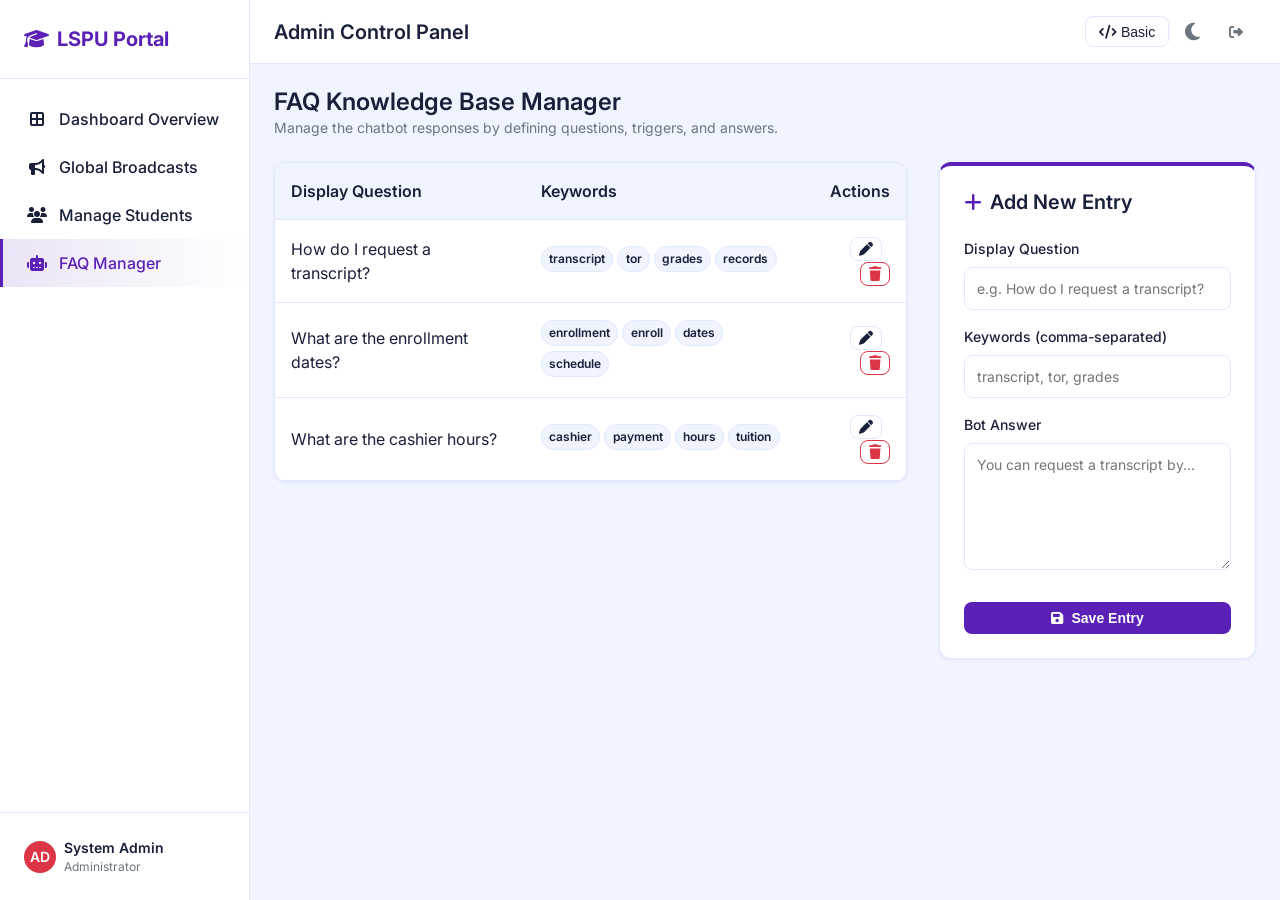
<file: admin-faq.html>
<!DOCTYPE html>
<html lang="en">
<head>
    <meta charset="UTF-8">
    <meta name="viewport" content="width=device-width, initial-scale=1.0">
    <title>FAQ Manager - LSPU Portal</title>
    <link rel="stylesheet" href="style.css">
    <link rel="stylesheet" href="https://cdnjs.cloudflare.com/ajax/libs/font-awesome/6.4.0/css/all.min.css">
</head>
<body>
    <div class="dashboard-layout">
        <div class="sidebar-overlay" id="sidebarOverlay"></div>

        <!-- Side Navigation -->
        <aside class="sidebar" id="sidebar">
            <div class="logo-container">
                <i class="fa-solid fa-graduation-cap"></i> LSPU Portal
            </div>
            <nav style="padding: 1rem 0; flex: 1;">
                <a href="admin.html" class="nav-link">
                    <span class="nav-icon"><i class="fa-solid fa-border-all"></i></span> Dashboard Overview
                </a>
                <a href="#" class="nav-link">
                    <span class="nav-icon"><i class="fa-solid fa-bullhorn"></i></span> Global Broadcasts
                </a>
                <a href="#" class="nav-link">
                    <span class="nav-icon"><i class="fa-solid fa-users"></i></span> Manage Students
                </a>
                <a href="admin-faq.html" class="nav-link active">
                    <span class="nav-icon"><i class="fa-solid fa-robot"></i></span> FAQ Manager
                </a>
            </nav>
            
            <div style="padding: 1.5rem; border-top: 1px solid var(--border-color);">
                <div class="flex items-center gap-2">
                    <div style="width: 32px; height: 32px; background: #dc3545; border-radius: 50%; color: white; display: flex; align-items: center; justify-content: center; font-size: 0.875rem; font-weight: 600;">
                        AD
                    </div>
                    <div>
                        <div style="font-size: 0.875rem; font-weight: 600;">System Admin</div>
                        <div style="font-size: 0.75rem; color: var(--text-muted);">Administrator</div>
                    </div>
                </div>
            </div>
        </aside>

        <!-- Main Content Area -->
        <main class="main-content">
            <!-- Top Header -->
            <header class="top-header">
                <div class="flex items-center">
                    <button class="btn btn-outline" id="mobileMenuToggle" style="margin-right: 1rem; border: none; padding: 0.5rem;">
                        <i class="fa-solid fa-bars" style="font-size: 1.25rem;"></i>
                    </button>
                    <h2 style="font-size: 1.25rem; display: none;" class="desktop-title">Admin Control Panel</h2>
                    <style>@media(min-width: 992px){ .desktop-title { display: block !important; } #mobileMenuToggle { display: none; } }</style>
                </div>
                <div class="flex items-center gap-4"><a href="#" class="theme-toggle" style="font-size: 1.25rem;"><i class="fa-solid fa-moon text-muted"></i></a>
                    <a href="index.html" class="btn btn-outline" style="padding: 0.25rem 0.75rem; border-color: transparent;"><i class="fa-solid fa-right-from-bracket text-muted"></i></a>
                </div>
            </header>

            <!-- Admin Content -->
            <div class="content-area">
                <div class="mb-6">
                    <h1 style="font-size: 1.5rem;">FAQ Knowledge Base Manager</h1>
                    <p class="text-muted" style="font-size: 0.875rem;">Manage the chatbot responses by defining questions, triggers, and answers.</p>
                </div>

                <div class="flex" style="flex-wrap: wrap; gap: 2rem;">
                    
                    <!-- Left: FAQ Table -->
                    <div style="flex: 2; min-width: 300px;">
                        <div class="card" style="padding: 0; overflow: hidden;">
                            <table style="width: 100%; border-collapse: collapse; text-align: left;">
                                <thead style="background-color: var(--bg-color); border-bottom: 1px solid var(--border-color);">
                                    <tr>
                                        <th style="padding: 1rem; font-weight: 600;">Display Question</th>
                                        <th style="padding: 1rem; font-weight: 600;">Keywords</th>
                                        <th style="padding: 1rem; font-weight: 600; text-align: right;">Actions</th>
                                    </tr>
                                </thead>
                                <tbody id="faqTableBody">
                                    <!-- Injected by admin-faq.js -->
                                </tbody>
                            </table>
                        </div>
                    </div>

                    <!-- Right: Add FAQ Form -->
                    <div style="flex: 1; min-width: 300px;">
                        <div class="card" style="border-top: 4px solid var(--primary-color);">
                            <h2 style="font-size: 1.25rem; margin-bottom: 1.5rem;"><i class="fa-solid fa-plus mr-2 text-primary"></i>Add New Entry</h2>
                            
                            <form id="faqForm">
                                <div class="form-group">
                                    <label class="form-label" for="faqQuestion">Display Question</label>
                                    <input type="text" id="faqQuestion" class="form-control" placeholder="e.g. How do I request a transcript?" required>
                                </div>
                                <div class="form-group">
                                    <label class="form-label" for="faqKeywords">Keywords (comma-separated)</label>
                                    <input type="text" id="faqKeywords" class="form-control" placeholder="transcript, tor, grades" required>
                                </div>
                                <div class="form-group">
                                    <label class="form-label" for="faqAnswer">Bot Answer</label>
                                    <textarea id="faqAnswer" class="form-control" rows="5" placeholder="You can request a transcript by..." required style="resize: vertical;"></textarea>
                                </div>
                                <button type="submit" class="btn btn-primary btn-block mt-4"><i class="fa-solid fa-save mr-2"></i>Save Entry</button>
                            </form>
                        </div>
                    </div>

                </div>
            </div>
        </main>
    </div>

    <script src="admin-faq.js"></script>
<script src="theme.js"></script>
<script src="notifications.js"></script>
<script src="basic-mode.js"></script>
<script src="page-loading-bar.js"></script>
</body>
</html>
</file>
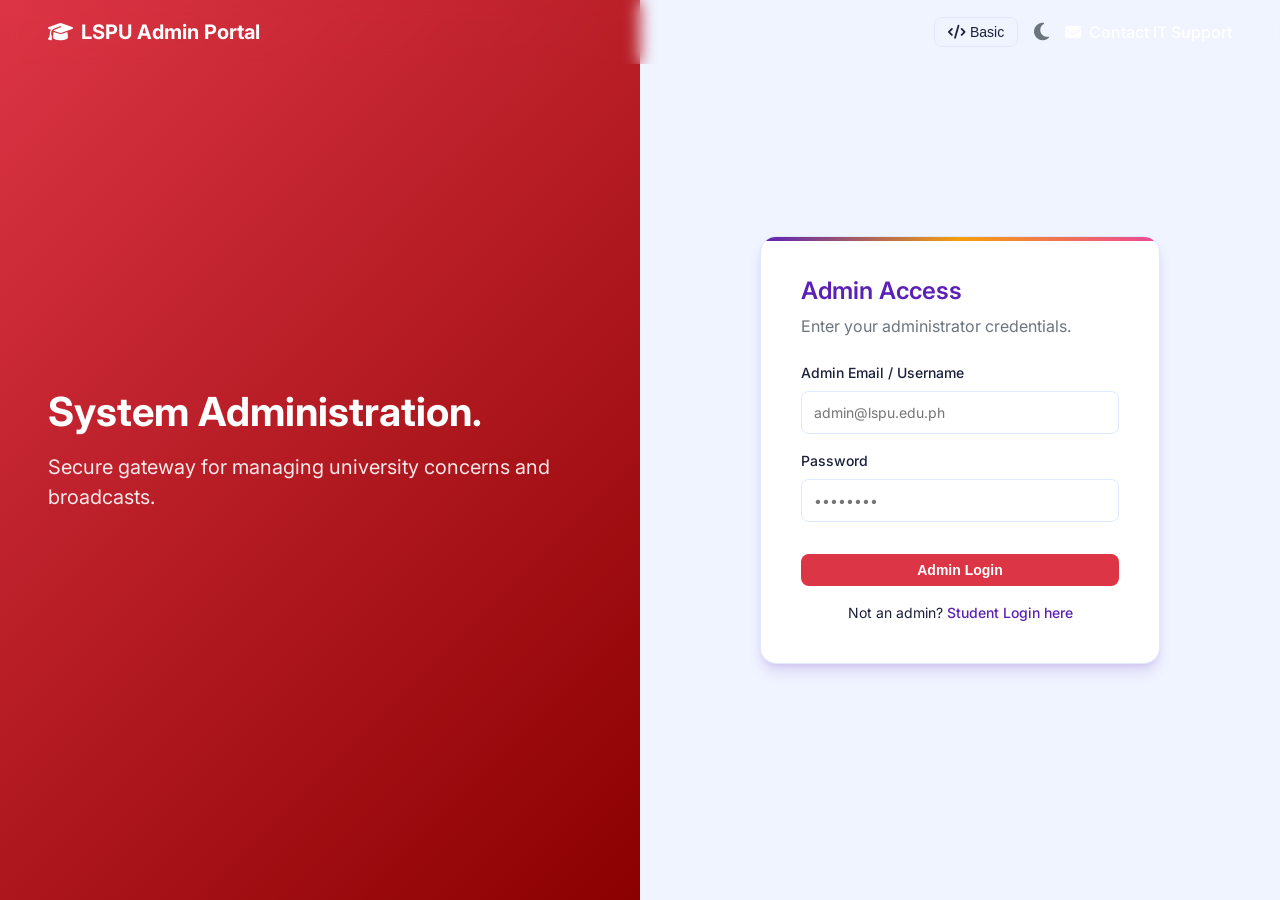
<file: admin-login.html>
<!DOCTYPE html>
<html lang="en">
<head>
    <meta charset="UTF-8">
    <meta name="viewport" content="width=device-width, initial-scale=1.0">
    <title>Admin Login - LSPU Portal</title>
    <link rel="stylesheet" href="style.css">
    <link rel="stylesheet" href="https://cdnjs.cloudflare.com/ajax/libs/font-awesome/6.4.0/css/all.min.css">
</head>
<body>
    <header class="top-header" style="position: absolute; width: 100%; background: transparent; border: none; z-index: 10;">
        <div class="logo-container" style="color: white; border: none;">
            <i class="fa-solid fa-graduation-cap"></i> LSPU Admin Portal
        </div>
        <div style="padding-right: 1.5rem; display: flex; gap: 1rem; align-items: center;"><a href="#" class="theme-toggle" style="color: white; font-size: 1.25rem;"><i class="fa-solid fa-moon"></i></a>
            <a href="#" style="color: white; font-weight: 500;"><i class="fa-solid fa-envelope mr-2"></i>Contact IT Support</a>
        </div>
    </header>

    <main class="split-screen">
        <!-- Left Side: Branding -->
        <section class="split-left" style="background: linear-gradient(135deg, #dc3545 0%, #8b0000 100%);">
            <h1 class="brand-title" style="color: white;">System Administration.</h1>
            <p class="brand-subtitle">Secure gateway for managing university concerns and broadcasts.</p>
        </section>

        <!-- Right Side: Authentication -->
        <section class="split-right">
            <div class="auth-container" id="adminLoginForm">
                <h2 class="mb-2 text-primary">Admin Access</h2>
                <p class="text-muted mb-6">Enter your administrator credentials.</p>
                
                <form id="formAdminLogin">
                    <div class="form-group">
                        <label class="form-label" for="adminEmail">Admin Email / Username</label>
                        <input type="text" id="adminEmail" class="form-control" placeholder="admin@lspu.edu.ph" required>
                    </div>
                    <div class="form-group">
                        <label class="form-label mb-0" for="adminPassword">Password</label>
                        <input type="password" id="adminPassword" class="form-control mt-1" placeholder="••••••••" required>
                    </div>
                    
                    <button type="submit" class="btn btn-primary btn-block mt-4" style="background-color: #dc3545;">Admin Login</button>
                </form>

                <div class="text-center mt-4" style="font-size: 0.875rem;">
                    Not an admin? <a href="index.html" class="toggle-link" style="text-decoration: none;">Student Login here</a>
                </div>
            </div>
        </section>
    </main>

    <script src="admin-login.js"></script>
<script src="theme.js"></script>
<script src="notifications.js"></script>
<script src="basic-mode.js"></script>
<script src="page-loading-bar.js"></script>
</body>
</html>
</file>
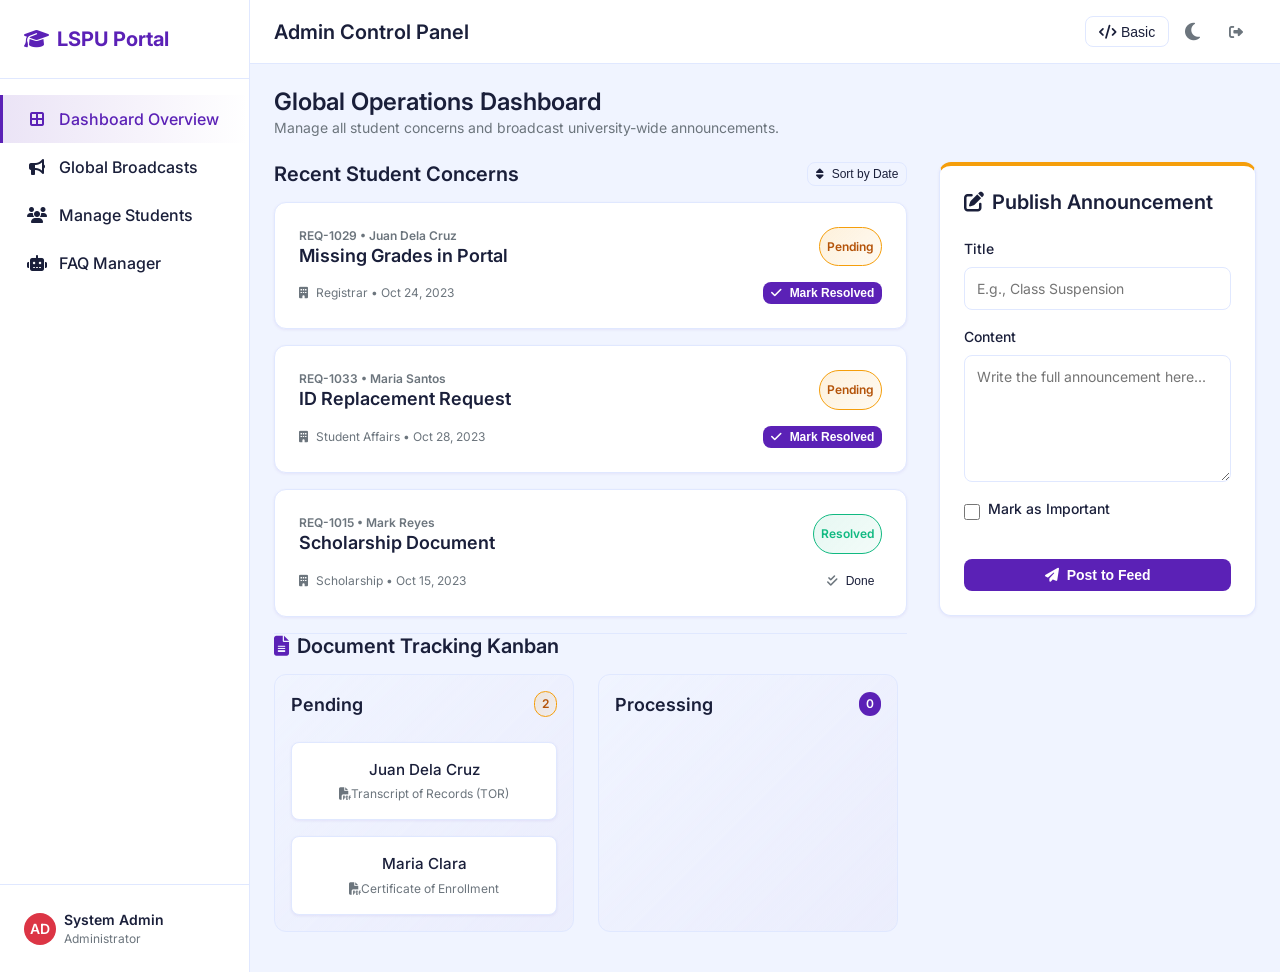
<file: admin.html>
<!DOCTYPE html>
<html lang="en">
<head>
    <meta charset="UTF-8">
    <meta name="viewport" content="width=device-width, initial-scale=1.0">
    <title>Admin Panel - LSPU Portal</title>
    <link rel="stylesheet" href="style.css">
    <link rel="stylesheet" href="https://cdnjs.cloudflare.com/ajax/libs/font-awesome/6.4.0/css/all.min.css">
</head>
<body>
    <div class="dashboard-layout">
        <div class="sidebar-overlay" id="sidebarOverlay"></div>

        <!-- Side Navigation -->
        <aside class="sidebar" id="sidebar">
            <div class="logo-container">
                <i class="fa-solid fa-graduation-cap"></i> LSPU Portal
            </div>
            <nav style="padding: 1rem 0; flex: 1;">
                <a href="admin.html" class="nav-link active">
                    <span class="nav-icon"><i class="fa-solid fa-border-all"></i></span> Dashboard Overview
                </a>
                <a href="#" class="nav-link">
                    <span class="nav-icon"><i class="fa-solid fa-bullhorn"></i></span> Global Broadcasts
                </a>
                <a href="#" class="nav-link">
                    <span class="nav-icon"><i class="fa-solid fa-users"></i></span> Manage Students
                </a>
                <a href="admin-faq.html" class="nav-link">
                    <span class="nav-icon"><i class="fa-solid fa-robot"></i></span> FAQ Manager
                </a>
            </nav>
            
            <div style="padding: 1.5rem; border-top: 1px solid var(--border-color);">
                <div class="flex items-center gap-2">
                    <div style="width: 32px; height: 32px; background: #dc3545; border-radius: 50%; color: white; display: flex; align-items: center; justify-content: center; font-size: 0.875rem; font-weight: 600;">
                        AD
                    </div>
                    <div>
                        <div style="font-size: 0.875rem; font-weight: 600;">System Admin</div>
                        <div style="font-size: 0.75rem; color: var(--text-muted);">Administrator</div>
                    </div>
                </div>
            </div>
        </aside>

        <!-- Main Content Area -->
        <main class="main-content">
            <!-- Top Header -->
            <header class="top-header">
                <div class="flex items-center">
                    <button class="btn btn-outline" id="mobileMenuToggle" style="margin-right: 1rem; border: none; padding: 0.5rem;">
                        <i class="fa-solid fa-bars" style="font-size: 1.25rem;"></i>
                    </button>
                    <h2 style="font-size: 1.25rem; display: none;" class="desktop-title">Admin Control Panel</h2>
                    <style>@media(min-width: 992px){ .desktop-title { display: block !important; } #mobileMenuToggle { display: none; } }</style>
                </div>
                <div class="flex items-center gap-4"><a href="#" class="theme-toggle" style="font-size: 1.25rem;"><i class="fa-solid fa-moon text-muted"></i></a>
                    <a href="index.html" class="btn btn-outline" style="padding: 0.25rem 0.75rem; border-color: transparent;"><i class="fa-solid fa-right-from-bracket text-muted"></i></a>
                </div>
            </header>

            <!-- Admin Content -->
            <div class="content-area">
                <div class="mb-6">
                    <h1 style="font-size: 1.5rem;">Global Operations Dashboard</h1>
                    <p class="text-muted" style="font-size: 0.875rem;">Manage all student concerns and broadcast university-wide announcements.</p>
                </div>

                <div class="flex" style="flex-wrap: wrap; gap: 2rem;">
                    
                    <!-- Left: Global Concerns View -->
                    <div style="flex: 2; min-width: 300px;">
                        <div class="flex items-center justify-between mb-4">
                            <h2 style="font-size: 1.25rem;">Recent Student Concerns</h2>
                            <button class="btn btn-outline btn-sm" style="padding: 0.25rem 0.5rem; font-size: 0.75rem;"><i class="fa-solid fa-sort mr-2"></i>Sort by Date</button>
                        </div>
                        <div id="adminConcernsGrid">
                            <!-- Injected by admin.js -->
                        </div>

                        <!-- NEW: Document Requests Kanban -->
                        <div class="mt-6 pt-4" style="border-top: 1px solid var(--border-color);">
                            <h2 style="font-size: 1.25rem; margin-bottom: 1rem;"><i class="fa-solid fa-file-lines text-primary mr-2"></i>Document Tracking Kanban</h2>
                            <div class="kanban-board" id="kanbanBoard">
                                
                                <!-- Pending Col -->
                                <div class="kanban-col drop-zone" data-status="pending">
                                    <div class="kanban-header">Pending <span class="badge badge-pending">2</span></div>
                                    <div class="kanban-card" draggable="true" data-id="doc-1">
                                        <div style="font-weight: 500; font-size: 0.95rem;">Juan Dela Cruz</div>
                                        <div class="text-muted mt-1" style="font-size: 0.75rem;"><i class="fa-solid fa-file-pdf mr-1"></i>Transcript of Records (TOR)</div>
                                    </div>
                                    <div class="kanban-card" draggable="true" data-id="doc-2">
                                        <div style="font-weight: 500; font-size: 0.95rem;">Maria Clara</div>
                                        <div class="text-muted mt-1" style="font-size: 0.75rem;"><i class="fa-solid fa-file-pdf mr-1"></i>Certificate of Enrollment</div>
                                    </div>
                                </div>
                                
                                <!-- Processing Col -->
                                <div class="kanban-col drop-zone" data-status="processing">
                                    <div class="kanban-header">Processing <span class="badge" style="background-color: var(--primary-color); color: white;">0</span></div>
                                    <!-- Empty state -->
                                </div>

                                <!-- Ready Col -->
                                <div class="kanban-col drop-zone" data-status="ready">
                                    <div class="kanban-header">Ready <span class="badge" style="background-color: #198754; color: white;">1</span></div>
                                    <div class="kanban-card" draggable="true" data-id="doc-3">
                                        <div style="font-weight: 500; font-size: 0.95rem;">Jose Rizal</div>
                                        <div class="text-muted mt-1" style="font-size: 0.75rem;"><i class="fa-solid fa-file-pdf mr-1"></i>Good Moral Character</div>
                                    </div>
                                </div>

                            </div>
                        </div>
                    </div>

                    <!-- Right: Create Announcement Form -->
                    <div style="flex: 1; min-width: 300px;">
                        <div class="card" style="background-color: var(--surface-color); border-top: 4px solid var(--accent-color);">
                            <h2 style="font-size: 1.25rem; margin-bottom: 1.5rem;"><i class="fa-solid fa-pen-to-square mr-2 text-accent"></i>Publish Announcement</h2>
                            
                            <form id="announcementForm">
                                <div class="form-group">
                                    <label class="form-label" for="annTitle">Title</label>
                                    <input type="text" id="annTitle" class="form-control" placeholder="E.g., Class Suspension" required>
                                </div>
                                <div class="form-group">
                                    <label class="form-label" for="annContent">Content</label>
                                    <textarea id="annContent" class="form-control" rows="5" placeholder="Write the full announcement here..." required style="resize: vertical;"></textarea>
                                </div>
                                <div class="form-group flex items-center gap-2">
                                    <input type="checkbox" id="annImportant" style="width: 16px; height: 16px;">
                                    <label class="form-label mb-0" for="annImportant" style="cursor: pointer;">Mark as Important</label>
                                </div>
                                <button type="submit" class="btn btn-primary btn-block mt-4"><i class="fa-solid fa-paper-plane mr-2"></i>Post to Feed</button>
                            </form>
                        </div>
                    </div>

                </div>
            </div>
        </main>
    </div>

    <script src="admin.js"></script>
<script src="theme.js"></script>
<script src="notifications.js"></script>
<script src="basic-mode.js"></script>
<script src="page-loading-bar.js"></script>
</body>
</html>
</file>
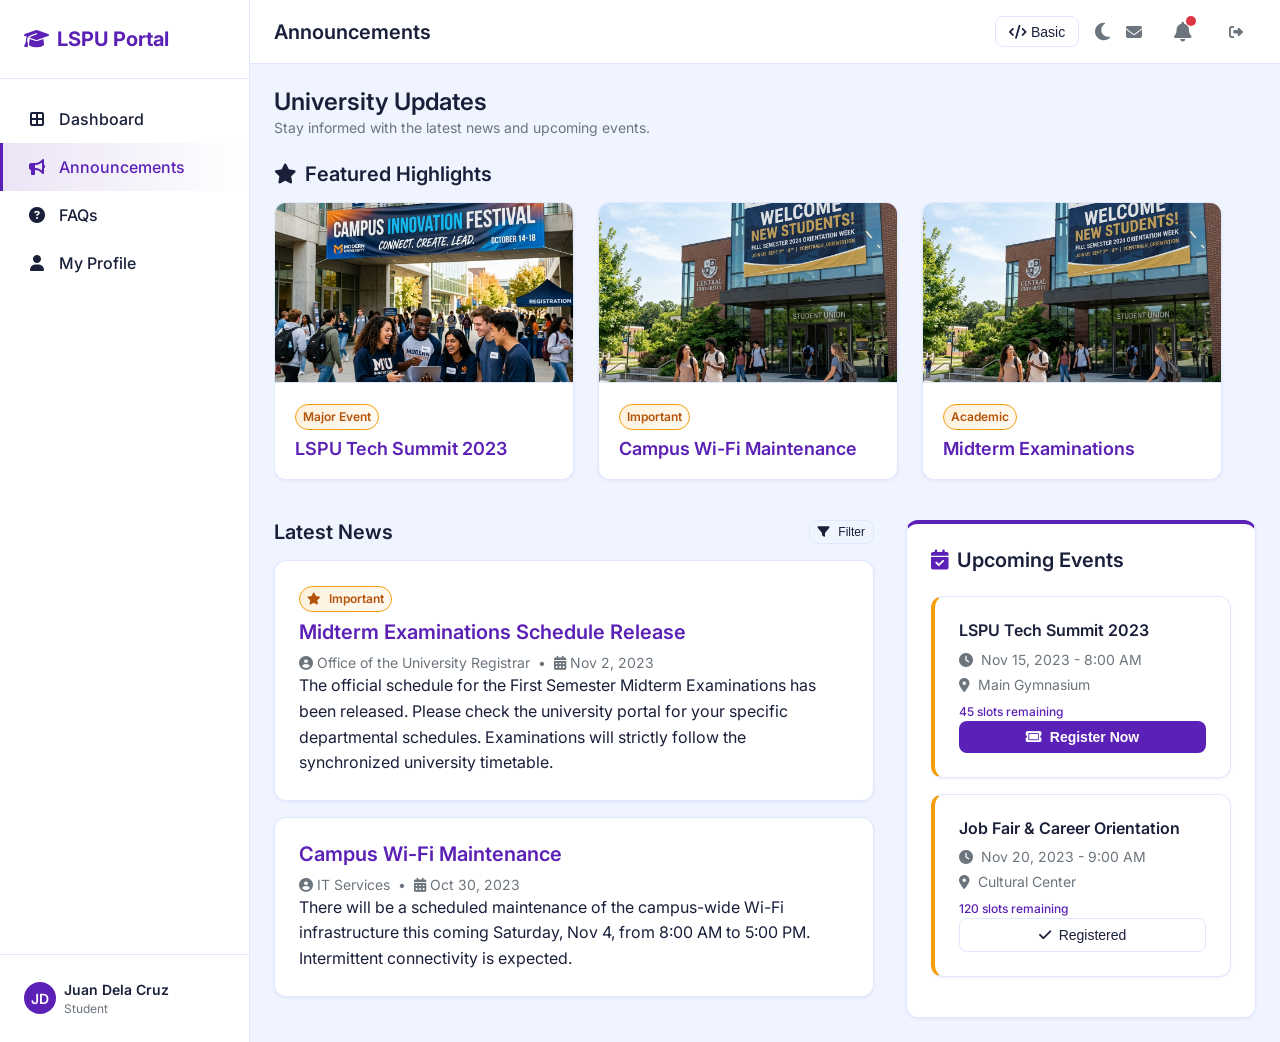
<file: announcements.html>
<!DOCTYPE html>
<html lang="en">
<head>
    <meta charset="UTF-8">
    <meta name="viewport" content="width=device-width, initial-scale=1.0">
    <title>Announcements & Events - LSPU Portal</title>
    <link rel="stylesheet" href="style.css">
    <link rel="stylesheet" href="https://cdnjs.cloudflare.com/ajax/libs/font-awesome/6.4.0/css/all.min.css">
</head>
<body>
    <div class="dashboard-layout">
        <div class="sidebar-overlay" id="sidebarOverlay"></div>

        <!-- Side Navigation -->
        <aside class="sidebar" id="sidebar">
            <div class="logo-container">
                <i class="fa-solid fa-graduation-cap"></i> LSPU Portal
            </div>
            <nav style="padding: 1rem 0; flex: 1;">
                <a href="dashboard.html" class="nav-link">
                    <span class="nav-icon"><i class="fa-solid fa-border-all"></i></span> Dashboard
                </a>
                <a href="announcements.html" class="nav-link active">
                    <span class="nav-icon"><i class="fa-solid fa-bullhorn"></i></span> Announcements
                </a>
                <a href="chat.html" class="nav-link">
                    <span class="nav-icon"><i class="fa-solid fa-circle-question"></i></span> FAQs
                </a>
                <a href="profile.html" class="nav-link">
                    <span class="nav-icon"><i class="fa-solid fa-user"></i></span> My Profile
                </a>
                
            </nav>
            
            <div style="padding: 1.5rem; border-top: 1px solid var(--border-color);">
                <div class="flex items-center gap-2">
                    <div style="width: 32px; height: 32px; background: var(--primary-color); border-radius: 50%; color: white; display: flex; align-items: center; justify-content: center; font-size: 0.875rem; font-weight: 600;">
                        JD
                    </div>
                    <div>
                        <div style="font-size: 0.875rem; font-weight: 600;">Juan Dela Cruz</div>
                        <div style="font-size: 0.75rem; color: var(--text-muted);">Student</div>
                    </div>
                </div>
            </div>
        </aside>

        <!-- Main Content Area -->
        <main class="main-content">
            <!-- Top Header -->
            <header class="top-header">
                <div class="flex items-center">
                    <button class="btn btn-outline" id="mobileMenuToggle" style="margin-right: 1rem; border: none; padding: 0.5rem;">
                        <i class="fa-solid fa-bars" style="font-size: 1.25rem;"></i>
                    </button>
                    <h2 style="font-size: 1.25rem; display: none;" class="desktop-title">Announcements</h2>
                    <style>@media(min-width: 992px){ .desktop-title { display: block !important; } #mobileMenuToggle { display: none; } }</style>
                </div>
                <div class="flex items-center gap-4"><a href="#" class="theme-toggle" style="font-size: 1.25rem;"><i class="fa-solid fa-moon text-muted"></i></a>
                    <a href="#" class="text-muted"><i class="fa-solid fa-envelope mr-2"></i><span style="display:none;" class="hide-mobile">Contact Us</span></a>
                    <style>@media(min-width: 768px){ .hide-mobile { display: inline; } }</style>
                    <a href="#" class="text-muted notification-bell" style="position: relative;"><i class="fa-solid fa-bell" style="font-size: 1.25rem;"></i></a>
                    <a href="index.html" class="btn btn-outline" style="padding: 0.25rem 0.75rem; border-color: transparent;"><i class="fa-solid fa-right-from-bracket text-muted"></i></a>
                </div>
            </header>

            <!-- Announcements Content -->
            <div class="content-area">
                <div class="mb-6">
                    <h1 style="font-size: 1.5rem;">University Updates</h1>
                    <p class="text-muted" style="font-size: 0.875rem;">Stay informed with the latest news and upcoming events.</p>
                </div>

                <!-- Featured Carousel -->
                <div class="mb-6">
                    <h2 style="font-size: 1.25rem; margin-bottom: 1rem;"><i class="fa-solid fa-star text-accent mr-2"></i>Featured Highlights</h2>
                    <div class="carousel-container" id="featuredCarousel">
                        <!-- Injected by announcements.js -->
                    </div>
                </div>

                <div class="flex" style="flex-wrap: wrap; gap: 2rem;">
                    
                    <!-- Left Column: News Feed -->
                    <div style="flex: 1; min-width: 300px;">
                        <div class="flex items-center justify-between mb-4">
                            <h2 style="font-size: 1.25rem;">Latest News</h2>
                            <button class="btn btn-outline btn-sm" style="padding: 0.25rem 0.5rem; font-size: 0.75rem;"><i class="fa-solid fa-filter mr-2"></i>Filter</button>
                        </div>
                        <div id="announcementsFeed">
                            <!-- Injected by announcements.js -->
                        </div>
                    </div>

                    <!-- Right Column: Events & Registration -->
                    <div style="width: 100%; max-width: 350px;">
                        <div class="card bg-surface" style="background-color: var(--surface-color); border-top: 4px solid var(--primary-color);">
                            <h2 style="font-size: 1.25rem; margin-bottom: 1.5rem;"><i class="fa-solid fa-calendar-check mr-2 text-primary"></i>Upcoming Events</h2>
                            
                            <div id="eventsList">
                                <!-- Injected by announcements.js -->
                            </div>
                        </div>
                    </div>

                </div>
            </div>
        </main>
    </div>

    <script src="announcements.js"></script>
<script src="theme.js"></script>
<script src="notifications.js"></script>
<script src="basic-mode.js"></script>
<script src="page-loading-bar.js"></script>
</body>
</html>
</file>
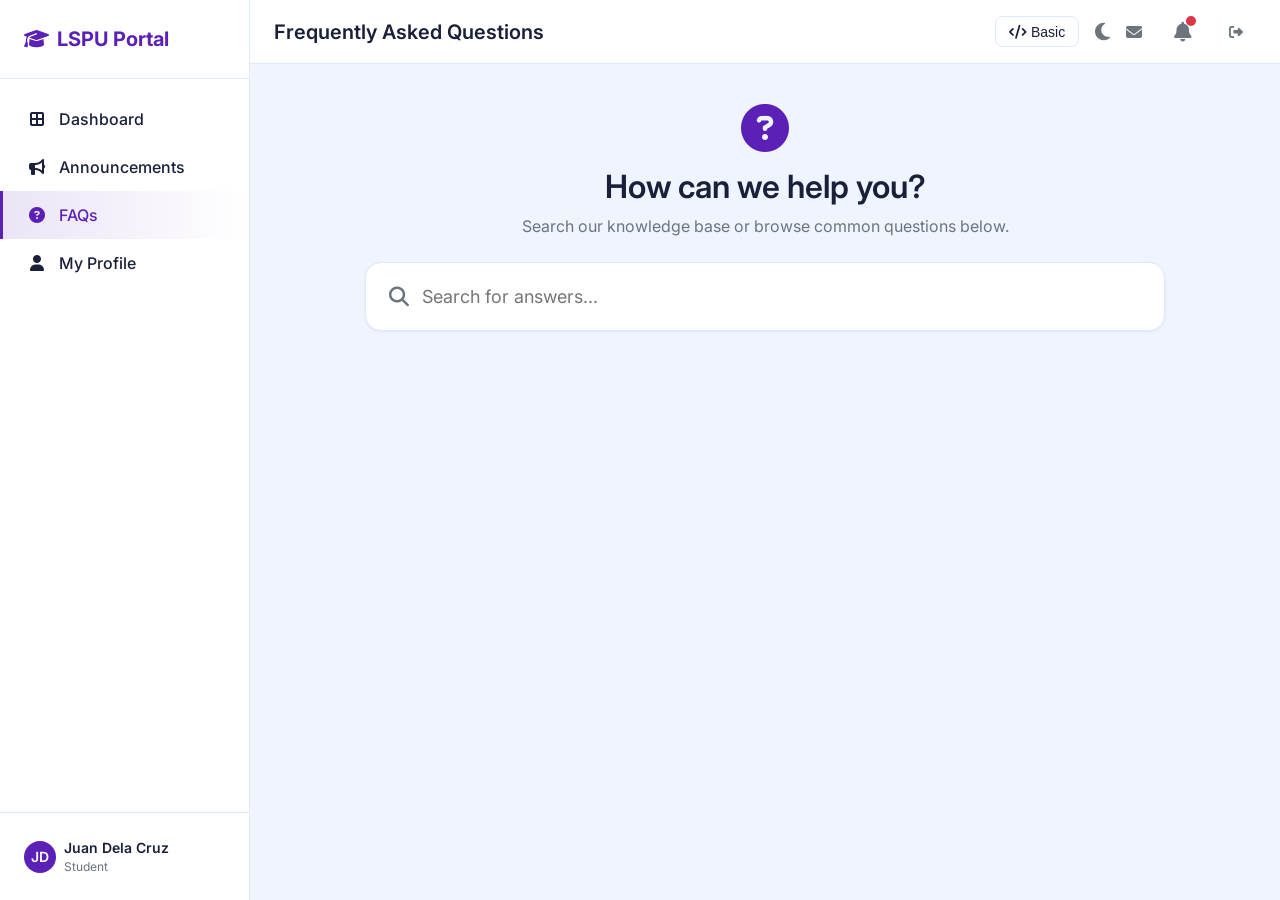
<file: chat.html>
<!DOCTYPE html>
<html lang="en">
<head>
    <meta charset="UTF-8">
    <meta name="viewport" content="width=device-width, initial-scale=1.0">
    <title>FAQs - LSPU Portal</title>
    <link rel="stylesheet" href="style.css">
    <link rel="stylesheet" href="https://cdnjs.cloudflare.com/ajax/libs/font-awesome/6.4.0/css/all.min.css">
</head>
<body>
    <div class="dashboard-layout">
        <div class="sidebar-overlay" id="sidebarOverlay"></div>

        <!-- Side Navigation -->
        <aside class="sidebar" id="sidebar">
            <div class="logo-container">
                <i class="fa-solid fa-graduation-cap"></i> LSPU Portal
            </div>
            <nav style="padding: 1rem 0; flex: 1;">
                <a href="dashboard.html" class="nav-link">
                    <span class="nav-icon"><i class="fa-solid fa-border-all"></i></span> Dashboard
                </a>
                <a href="announcements.html" class="nav-link">
                    <span class="nav-icon"><i class="fa-solid fa-bullhorn"></i></span> Announcements
                </a>
                <a href="chat.html" class="nav-link active">
                    <span class="nav-icon"><i class="fa-solid fa-circle-question"></i></span> FAQs
                </a>
                <a href="profile.html" class="nav-link">
                    <span class="nav-icon"><i class="fa-solid fa-user"></i></span> My Profile
                </a>
                
            </nav>
            
            <div style="padding: 1.5rem; border-top: 1px solid var(--border-color);">
                <div class="flex items-center gap-2">
                    <div style="width: 32px; height: 32px; background: var(--primary-color); border-radius: 50%; color: white; display: flex; align-items: center; justify-content: center; font-size: 0.875rem; font-weight: 600;">
                        JD
                    </div>
                    <div>
                        <div style="font-size: 0.875rem; font-weight: 600;">Juan Dela Cruz</div>
                        <div style="font-size: 0.75rem; color: var(--text-muted);">Student</div>
                    </div>
                </div>
            </div>
        </aside>

        <!-- Main Content Area -->
        <main class="main-content">
            <!-- Top Header -->
            <header class="top-header">
                <div class="flex items-center">
                    <button class="btn btn-outline" id="mobileMenuToggle" style="margin-right: 1rem; border: none; padding: 0.5rem;">
                        <i class="fa-solid fa-bars" style="font-size: 1.25rem;"></i>
                    </button>
                    <h2 style="font-size: 1.25rem; display: none;" class="desktop-title">Frequently Asked Questions</h2>
                    <style>@media(min-width: 992px){ .desktop-title { display: block !important; } #mobileMenuToggle { display: none; } }</style>
                </div>
                <div class="flex items-center gap-4"><a href="#" class="theme-toggle" style="font-size: 1.25rem;"><i class="fa-solid fa-moon text-muted"></i></a>
                    <a href="#" class="text-muted"><i class="fa-solid fa-envelope mr-2"></i><span style="display:none;" class="hide-mobile">Contact Us</span></a>
                    <style>@media(min-width: 768px){ .hide-mobile { display: inline; } }</style>
                    <a href="#" class="text-muted notification-bell" style="position: relative;"><i class="fa-solid fa-bell" style="font-size: 1.25rem;"></i></a>
                    <a href="index.html" class="btn btn-outline" style="padding: 0.25rem 0.75rem; border-color: transparent;"><i class="fa-solid fa-right-from-bracket text-muted"></i></a>
                </div>
            </header>

            <!-- Content -->
            <div class="content-area flex" style="justify-content: center;">
                <div style="max-width: 800px; width: 100%;">
                    
                    <div class="text-center mb-6 mt-4">
                        <i class="fa-solid fa-circle-question text-primary mb-4" style="font-size: 3rem;"></i>
                        <h1 style="font-size: 2rem;">How can we help you?</h1>
                        <p class="text-muted mt-2">Search our knowledge base or browse common questions below.</p>
                    </div>

                    <div style="position: relative; margin-bottom: 3rem;">
                        <i class="fa-solid fa-search text-muted" style="position: absolute; left: 1.5rem; top: 50%; transform: translateY(-50%); font-size: 1.25rem;"></i>
                        <input type="text" id="faqSearch" class="form-control" placeholder="Search for answers..." style="padding: 1.25rem 1.25rem 1.25rem 3.5rem; font-size: 1.125rem; border-radius: var(--radius-xl); box-shadow: var(--shadow-sm);">
                    </div>

                    <div id="faqContainer">
                        <!-- Injected by chat.js -->
                    </div>

                </div>
            </div>
        </main>
    </div>

    <script src="chat.js"></script>
<script src="theme.js"></script>
<script src="notifications.js"></script>
<script src="basic-mode.js"></script>
<script src="page-loading-bar.js"></script>
</body>
</html>
</file>
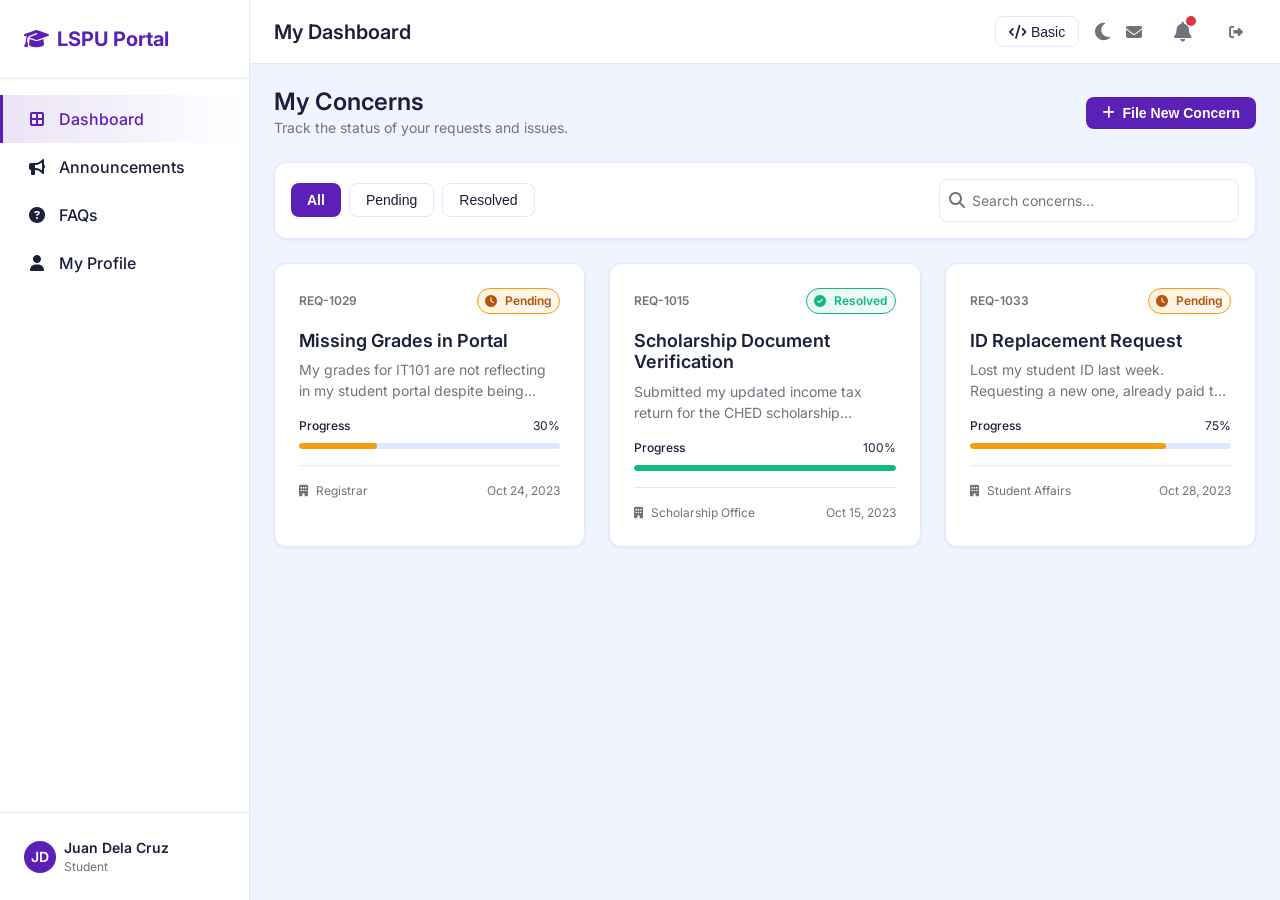
<file: dashboard.html>
<!DOCTYPE html>
<html lang="en">
<head>
    <meta charset="UTF-8">
    <meta name="viewport" content="width=device-width, initial-scale=1.0">
    <title>Dashboard - LSPU Portal</title>
    <link rel="stylesheet" href="style.css">
    <link rel="stylesheet" href="https://cdnjs.cloudflare.com/ajax/libs/font-awesome/6.4.0/css/all.min.css">
</head>
<body>
    <div class="dashboard-layout">
        <!-- Sidebar Overlay for Mobile -->
        <div class="sidebar-overlay" id="sidebarOverlay"></div>

        <!-- Side Navigation -->
        <aside class="sidebar" id="sidebar">
            <div class="logo-container">
                <i class="fa-solid fa-graduation-cap"></i> LSPU Portal
            </div>
            <nav style="padding: 1rem 0; flex: 1;">
                <a href="dashboard.html" class="nav-link active">
                    <span class="nav-icon"><i class="fa-solid fa-border-all"></i></span> Dashboard
                </a>
                <a href="announcements.html" class="nav-link">
                    <span class="nav-icon"><i class="fa-solid fa-bullhorn"></i></span> Announcements
                </a>
                <a href="chat.html" class="nav-link">
                    <span class="nav-icon"><i class="fa-solid fa-circle-question"></i></span> FAQs
                </a>
                <a href="profile.html" class="nav-link">
                    <span class="nav-icon"><i class="fa-solid fa-user"></i></span> My Profile
                </a>
                
            </nav>
            
            <div style="padding: 1.5rem; border-top: 1px solid var(--border-color);">
                <div class="flex items-center gap-2">
                    <div style="width: 32px; height: 32px; background: var(--primary-color); border-radius: 50%; color: white; display: flex; align-items: center; justify-content: center; font-size: 0.875rem; font-weight: 600;">
                        JD
                    </div>
                    <div>
                        <div style="font-size: 0.875rem; font-weight: 600;">Juan Dela Cruz</div>
                        <div style="font-size: 0.75rem; color: var(--text-muted);">Student</div>
                    </div>
                </div>
            </div>
        </aside>

        <!-- Main Content Area -->
        <main class="main-content">
            <!-- Top Header -->
            <header class="top-header">
                <div class="flex items-center">
                    <button class="btn btn-outline" id="mobileMenuToggle" style="margin-right: 1rem; border: none; padding: 0.5rem;" aria-label="Toggle Menu">
                        <i class="fa-solid fa-bars" style="font-size: 1.25rem;"></i>
                    </button>
                    <h2 style="font-size: 1.25rem; display: none;" class="desktop-title">My Dashboard</h2>
                    <style>@media(min-width: 992px){ .desktop-title { display: block !important; } #mobileMenuToggle { display: none; } }</style>
                </div>
                <div class="flex items-center gap-4"><a href="#" class="theme-toggle" style="font-size: 1.25rem;"><i class="fa-solid fa-moon text-muted"></i></a>
                    <a href="#" class="text-muted"><i class="fa-solid fa-envelope mr-2"></i><span style="display:none;" class="hide-mobile">Contact Us</span></a>
                    <style>@media(min-width: 768px){ .hide-mobile { display: inline; } }</style>
                    <a href="#" class="text-muted notification-bell" style="position: relative;"><i class="fa-solid fa-bell" style="font-size: 1.25rem;"></i></a>
                    <a href="index.html" class="btn btn-outline" style="padding: 0.25rem 0.75rem; border-color: transparent;"><i class="fa-solid fa-right-from-bracket text-muted"></i></a>
                </div>
            </header>

            <!-- Dashboard Content -->
            <div class="content-area">
                <div class="flex justify-between items-center mb-6" style="flex-wrap: wrap; gap: 1rem;">
                    <div>
                        <h1 style="font-size: 1.5rem;">My Concerns</h1>
                        <p class="text-muted" style="font-size: 0.875rem;">Track the status of your requests and issues.</p>
                    </div>
                    <button class="btn btn-primary"><i class="fa-solid fa-plus mr-2"></i> File New Concern</button>
                </div>

                <!-- Filters & Search -->
                <div class="card mb-6" style="padding: 1rem;">
                    <div class="flex justify-between items-center" style="flex-wrap: wrap; gap: 1rem;">
                        <div class="flex gap-2">
                            <button class="btn btn-primary filter-btn" data-filter="all">All</button>
                            <button class="btn btn-outline filter-btn" data-filter="pending">Pending</button>
                            <button class="btn btn-outline filter-btn" data-filter="resolved">Resolved</button>
                        </div>
                        <div style="position: relative; width: 100%; max-width: 300px;">
                            <i class="fa-solid fa-search text-muted" style="position: absolute; left: 10px; top: 50%; transform: translateY(-50%);"></i>
                            <input type="text" id="searchInput" class="form-control" placeholder="Search concerns..." style="padding-left: 2rem;">
                        </div>
                    </div>
                </div>

                <!-- Bento Grid for Concerns -->
                <div class="bento-grid" id="concernsGrid">
                    <!-- Cards injected via dashboard.js -->
                </div>
            </div>
        </main>
    </div>

    <script src="dashboard.js"></script>
<script src="theme.js"></script>
<script src="notifications.js"></script>
<script src="basic-mode.js"></script>
<script src="page-loading-bar.js"></script>
</body>
</html>
</file>
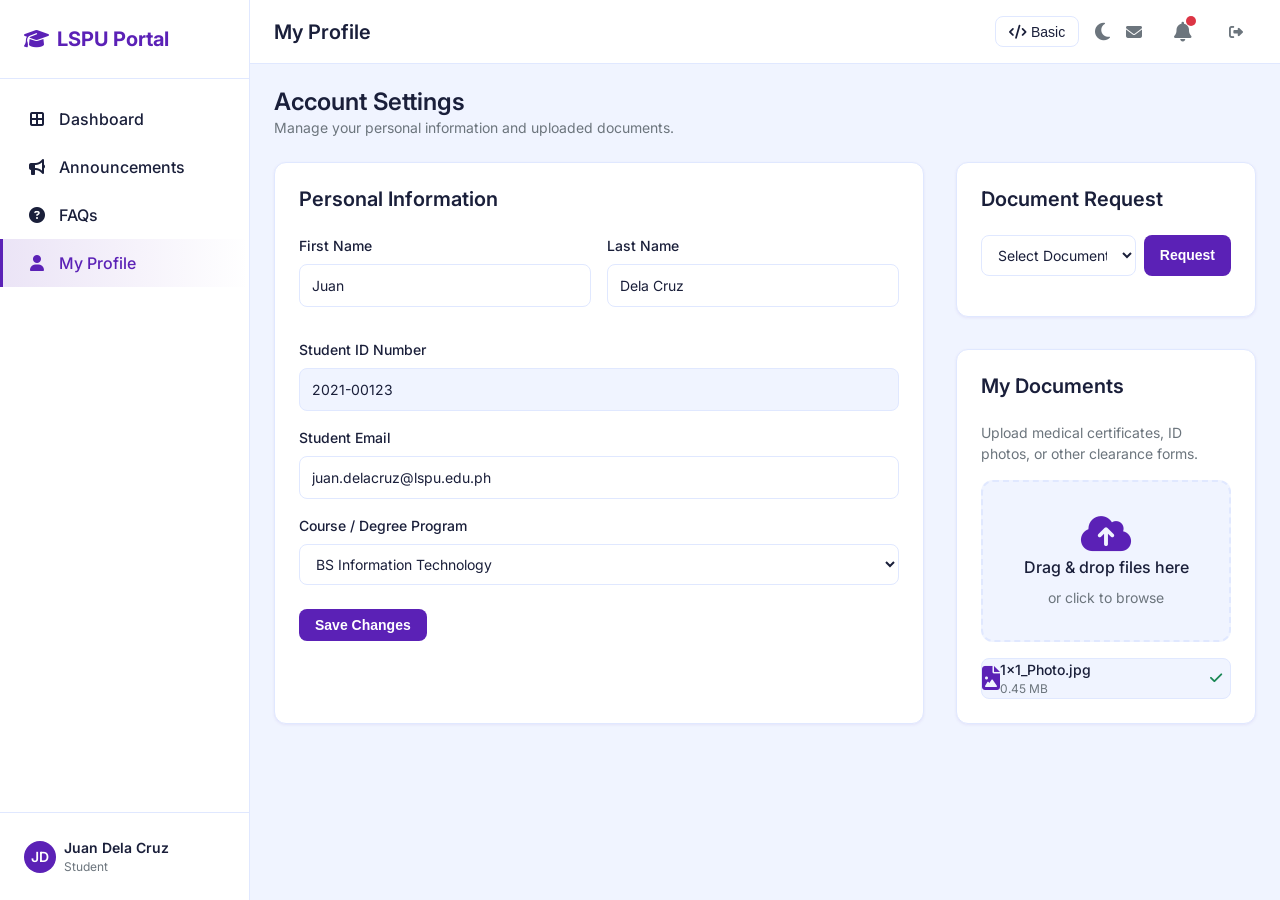
<file: profile.html>
<!DOCTYPE html>
<html lang="en">
<head>
    <meta charset="UTF-8">
    <meta name="viewport" content="width=device-width, initial-scale=1.0">
    <title>My Profile - LSPU Portal</title>
    <link rel="stylesheet" href="style.css">
    <link rel="stylesheet" href="https://cdnjs.cloudflare.com/ajax/libs/font-awesome/6.4.0/css/all.min.css">
</head>
<body>
    <div class="dashboard-layout">
        <div class="sidebar-overlay" id="sidebarOverlay"></div>

        <!-- Side Navigation -->
        <aside class="sidebar" id="sidebar">
            <div class="logo-container">
                <i class="fa-solid fa-graduation-cap"></i> LSPU Portal
            </div>
            <nav style="padding: 1rem 0; flex: 1;">
                <a href="dashboard.html" class="nav-link">
                    <span class="nav-icon"><i class="fa-solid fa-border-all"></i></span> Dashboard
                </a>
                <a href="announcements.html" class="nav-link">
                    <span class="nav-icon"><i class="fa-solid fa-bullhorn"></i></span> Announcements
                </a>
                <a href="chat.html" class="nav-link">
                    <span class="nav-icon"><i class="fa-solid fa-circle-question"></i></span> FAQs
                </a>
                <a href="profile.html" class="nav-link active">
                    <span class="nav-icon"><i class="fa-solid fa-user"></i></span> My Profile
                </a>
                
            </nav>
            
            <div style="padding: 1.5rem; border-top: 1px solid var(--border-color);">
                <div class="flex items-center gap-2">
                    <div style="width: 32px; height: 32px; background: var(--primary-color); border-radius: 50%; color: white; display: flex; align-items: center; justify-content: center; font-size: 0.875rem; font-weight: 600;">
                        JD
                    </div>
                    <div>
                        <div style="font-size: 0.875rem; font-weight: 600;">Juan Dela Cruz</div>
                        <div style="font-size: 0.75rem; color: var(--text-muted);">Student</div>
                    </div>
                </div>
            </div>
        </aside>

        <!-- Main Content Area -->
        <main class="main-content">
            <!-- Top Header -->
            <header class="top-header">
                <div class="flex items-center">
                    <button class="btn btn-outline" id="mobileMenuToggle" style="margin-right: 1rem; border: none; padding: 0.5rem;">
                        <i class="fa-solid fa-bars" style="font-size: 1.25rem;"></i>
                    </button>
                    <h2 style="font-size: 1.25rem; display: none;" class="desktop-title">My Profile</h2>
                    <style>@media(min-width: 992px){ .desktop-title { display: block !important; } #mobileMenuToggle { display: none; } }</style>
                </div>
                <div class="flex items-center gap-4"><a href="#" class="theme-toggle" style="font-size: 1.25rem;"><i class="fa-solid fa-moon text-muted"></i></a>
                    <a href="#" class="text-muted"><i class="fa-solid fa-envelope mr-2"></i><span style="display:none;" class="hide-mobile">Contact Us</span></a>
                    <style>@media(min-width: 768px){ .hide-mobile { display: inline; } }</style>
                    <a href="#" class="text-muted notification-bell" style="position: relative;"><i class="fa-solid fa-bell" style="font-size: 1.25rem;"></i></a>
                    <a href="index.html" class="btn btn-outline" style="padding: 0.25rem 0.75rem; border-color: transparent;"><i class="fa-solid fa-right-from-bracket text-muted"></i></a>
                </div>
            </header>

            <!-- Profile Content -->
            <div class="content-area">
                <div class="mb-6">
                    <h1 style="font-size: 1.5rem;">Account Settings</h1>
                    <p class="text-muted" style="font-size: 0.875rem;">Manage your personal information and uploaded documents.</p>
                </div>

                <div class="flex" style="flex-wrap: wrap; gap: 2rem;">
                    
                    <!-- Form Section -->
                    <div class="card" style="flex: 2; min-width: 300px;">
                        <h2 style="font-size: 1.25rem; margin-bottom: 1.5rem;">Personal Information</h2>
                        
                        <form id="profileForm">
                            <div class="bento-grid" style="grid-template-columns: repeat(2, 1fr); gap: 1rem; margin-bottom: 1rem;">
                                <div class="form-group mb-0">
                                    <label class="form-label" for="firstName">First Name</label>
                                    <input type="text" id="firstName" class="form-control" value="Juan" required>
                                </div>
                                <div class="form-group mb-0">
                                    <label class="form-label" for="lastName">Last Name</label>
                                    <input type="text" id="lastName" class="form-control" value="Dela Cruz" required>
                                </div>
                            </div>

                            <div class="form-group">
                                <label class="form-label" for="studentId">Student ID Number</label>
                                <input type="text" id="studentId" class="form-control" value="2021-00123" disabled style="background-color: var(--bg-color);">
                            </div>

                            <div class="form-group">
                                <label class="form-label" for="email">Student Email</label>
                                <input type="email" id="email" class="form-control" value="juan.delacruz@lspu.edu.ph" required>
                            </div>

                            <div class="form-group">
                                <label class="form-label" for="course">Course / Degree Program</label>
                                <select id="course" class="form-control">
                                    <option value="bsit" selected>BS Information Technology</option>
                                    <option value="bscs">BS Computer Science</option>
                                    <option value="bsed">BS Education</option>
                                    <option value="bsba">BS Business Administration</option>
                                </select>
                            </div>

                            <button type="submit" class="btn btn-primary mt-2">Save Changes</button>
                        </form>
                    </div>

                    <!-- Right Column: Document Upload & Request Tracker -->
                    <div style="flex: 1; min-width: 300px; display: flex; flex-direction: column; gap: 2rem;">
                        
                        <!-- Document Request Tracker Card -->
                        <div class="card">
                            <h2 style="font-size: 1.25rem; margin-bottom: 1.5rem;">Document Request</h2>
                            <form id="docRequestForm">
                                <div class="form-group flex gap-2">
                                    <select id="docType" class="form-control" required style="flex: 1;">
                                        <option value="" disabled selected>Select Document Type...</option>
                                        <option value="tor">Transcript of Records (TOR)</option>
                                        <option value="coe">Certificate of Enrollment</option>
                                        <option value="gmc">Good Moral Character</option>
                                    </select>
                                    <button type="submit" class="btn btn-primary">Request</button>
                                </div>
                            </form>

                            <div id="trackerContainer" style="display: none; margin-top: 1.5rem;">
                                <h3 style="font-size: 0.875rem; margin-bottom: 0.5rem; color: var(--text-muted);" id="trackerDocTitle">TOR Status:</h3>
                                <div class="stepper-container">
                                    <div class="stepper-step active" id="step1">
                                        <div class="stepper-icon"><i class="fa-solid fa-clock"></i></div>
                                        <div class="stepper-label">Pending</div>
                                    </div>
                                    <div class="stepper-step" id="step2">
                                        <div class="stepper-icon"><i class="fa-solid fa-spinner"></i></div>
                                        <div class="stepper-label">Processing</div>
                                    </div>
                                    <div class="stepper-step" id="step3">
                                        <div class="stepper-icon"><i class="fa-solid fa-check"></i></div>
                                        <div class="stepper-label">Ready</div>
                                    </div>
                                </div>
                            </div>
                        </div>

                        <!-- Documents Upload Section -->
                        <div class="card">
                        <h2 style="font-size: 1.25rem; margin-bottom: 1.5rem;">My Documents</h2>
                        <p class="text-muted mb-4" style="font-size: 0.875rem;">Upload medical certificates, ID photos, or other clearance forms.</p>
                        
                        <!-- Drag and Drop Zone -->
                        <div class="drop-zone" id="dropZone">
                            <i class="fa-solid fa-cloud-arrow-up text-primary mb-3" style="font-size: 2.5rem;"></i>
                            <div style="font-weight: 500; margin-bottom: 0.5rem;">Drag & drop files here</div>
                            <div class="text-muted" style="font-size: 0.875rem;">or click to browse</div>
                            <input type="file" id="fileInput" class="hidden" multiple accept=".pdf,.jpg,.png">
                        </div>

                        <!-- Uploaded Files List -->
                        <div id="fileList" class="mt-4">
                            <!-- Injected by profile.js -->
                            <div class="flex items-center justify-between p-3 mt-3" style="background-color: var(--bg-color); border-radius: var(--radius-md); border: 1px solid var(--border-color);">
                                <div class="flex items-center gap-3">
                                  <i class="fa-solid fa-file-image text-primary" style="font-size: 1.5rem;"></i>
                                  <div>
                                    <div style="font-weight: 500; font-size: 0.875rem;">1x1_Photo.jpg</div>
                                    <div class="text-muted" style="font-size: 0.75rem;">0.45 MB</div>
                                  </div>
                                </div>
                                <button class="btn btn-outline" style="padding: 0.25rem 0.5rem; border: none;">
                                  <i class="fa-solid fa-check text-success" style="color: #198754;"></i>
                                </button>
                            </div>
                        </div>

                    </div>

                </div>
            </div>
        </main>
    </div>

    <script src="profile.js"></script>
<script src="theme.js"></script>
<script src="notifications.js"></script>
<script src="basic-mode.js"></script>
<script src="page-loading-bar.js"></script>
</body>
</html>
</file>
<file: style.css>
@import url('https://fonts.googleapis.com/css2?family=Inter:wght@300;400;500;600;700&display=swap');

:root {
  /* Modern Vibrant Color Palette */
  --bg-color: #F0F4FF;
  --surface-color: #FFFFFF;
  --text-color: #1a1f3a;
  --text-muted: #6c757d;
  --border-color: #E0E8FF;
  
  /* Primary Gradient Colors */
  --primary-color: #5B21B6;
  --primary-hover: #7C3AED;
  --accent-color: #F59E0B;
  --accent-hover: #D97706;
  
  /* Secondary vibrant colors */
  --secondary-color: #EC4899;
  --secondary-hover: #DB2777;
  --tertiary-color: #06B6D4;
  --tertiary-hover: #0891B2;
  --success-color: #10B981;
  --success-hover: #059669;
  --warning-color: #F59E0B;
  --danger-color: #EF4444;
  
  /* Status Colors */
  --status-resolved: #10B981;
  --status-pending: #F59E0B;
  --status-rejected: #EF4444;

  /* Shadows */
  --shadow-sm: 0 1px 3px rgba(91, 33, 182, 0.08);
  --shadow-md: 0 4px 6px -1px rgba(91, 33, 182, 0.12), 0 2px 4px -1px rgba(91, 33, 182, 0.08);
  --shadow-lg: 0 10px 15px -3px rgba(91, 33, 182, 0.15), 0 4px 6px -2px rgba(91, 33, 182, 0.1);
  
  /* Radii */
  --radius-sm: 0.375rem;
  --radius-md: 0.5rem;
  --radius-lg: 0.75rem;
  --radius-xl: 1rem;
}

[data-theme="dark"] {
  --bg-color: #0f1419;
  --surface-color: #1a202c;
  --text-color: #f0f4ff;
  --text-muted: #a0aec0;
  --border-color: #2d3748;
  --primary-color: #9F7AEA;
  --primary-hover: #B291DC;
  --accent-color: #F6AD55;
  --accent-hover: #F98316;
  --secondary-color: #F687B3;
  --secondary-hover: #F472B6;
  --tertiary-color: #22D3EE;
  --tertiary-hover: #06B6D4;
  --success-color: #34D399;
  --success-hover: #10B981;
  --warning-color: #FBBF24;
  --danger-color: #F87171;
  --shadow-sm: 0 1px 3px rgba(159, 122, 234, 0.15);
  --shadow-md: 0 4px 6px -1px rgba(159, 122, 234, 0.2);
  --shadow-lg: 0 10px 15px -3px rgba(159, 122, 234, 0.25);
}

* {
  margin: 0;
  padding: 0;
  box-sizing: border-box;
}

body {
  font-family: 'Inter', sans-serif;
  background-color: var(--bg-color);
  color: var(--text-color);
  line-height: 1.5;
  -webkit-font-smoothing: antialiased;
  transition: background-color 0.3s ease, color 0.3s ease;
}

a {
  color: var(--primary-color);
  text-decoration: none;
  transition: color 0.2s;
}

a:hover {
  color: var(--primary-hover);
}

h1, h2, h3, h4, h5, h6 {
  font-weight: 600;
  line-height: 1.2;
}

/* Typography Utility */
.text-muted { color: var(--text-muted); }
.text-primary { color: var(--primary-color); }

/* Buttons */
.btn {
  display: inline-flex;
  align-items: center;
  justify-content: center;
  padding: 0.5rem 1rem;
  font-weight: 500;
  border-radius: var(--radius-md);
  border: none;
  cursor: pointer;
  transition: all 0.2s ease-in-out;
  font-size: 0.875rem;
}

.btn-primary {
  background-color: var(--primary-color);
  color: #fff;
  font-weight: 600;
}

.btn-primary:hover {
  background-color: var(--primary-hover);
  transform: translateY(-2px);
  box-shadow: 0 8px 12px rgba(91, 33, 182, 0.3);
}

.btn-accent {
  background-color: var(--accent-color);
  color: #fff;
  font-weight: 600;
}

.btn-accent:hover {
  background-color: var(--accent-hover);
  transform: translateY(-2px);
  box-shadow: 0 8px 12px rgba(245, 158, 11, 0.3);
}

.btn-outline {
  background-color: transparent;
  border: 1px solid var(--border-color);
  color: var(--text-color);
}

.btn-outline:hover {
  background-color: var(--bg-color);
  border-color: var(--text-muted);
}

.btn-block {
  width: 100%;
}

/* Forms */
.form-group {
  margin-bottom: 1rem;
}

.form-label {
  display: block;
  margin-bottom: 0.5rem;
  font-weight: 500;
  font-size: 0.875rem;
}

.form-control {
  display: block;
  width: 100%;
  padding: 0.625rem 0.75rem;
  font-size: 0.875rem;
  line-height: 1.5;
  color: var(--text-color);
  background-color: var(--surface-color);
  border: 1px solid var(--border-color);
  border-radius: var(--radius-md);
  transition: border-color 0.15s ease-in-out, box-shadow 0.15s ease-in-out;
  font-family: 'Inter', sans-serif;
}

.form-control:focus {
  border-color: var(--primary-color);
  outline: 0;
  box-shadow: 0 0 0 0.2rem rgba(91, 33, 182, 0.15);
}

/* Cards & Bento */
.card {
  background-color: var(--surface-color);
  border-radius: var(--radius-lg);
  border: 1px solid var(--border-color);
  box-shadow: var(--shadow-sm);
  padding: 1.5rem;
  transition: box-shadow 0.3s ease, transform 0.3s ease, background-color 0.3s ease, border-color 0.3s ease, border 0.3s ease;
  position: relative;
}

.card::before {
  content: '';
  position: absolute;
  top: 0;
  left: 0;
  right: 0;
  height: 3px;
  background: linear-gradient(90deg, var(--primary-color), var(--accent-color), var(--secondary-color));
  border-radius: var(--radius-lg) var(--radius-lg) 0 0;
  opacity: 0;
  transition: opacity 0.3s ease;
}

.card:hover {
  box-shadow: var(--shadow-lg);
  transform: translateY(-6px);
  border-color: var(--primary-color);
}

.card:hover::before {
  opacity: 1;
}

/* Drag and Drop Zone */
.drop-zone {
  border: 2px dashed var(--border-color);
  border-radius: var(--radius-lg);
  padding: 2rem;
  text-align: center;
  background-color: var(--bg-color);
  cursor: pointer;
  transition: all 0.2s ease-in-out;
}

.drop-zone:hover, .drop-zone.dragover {
  border-color: var(--primary-color);
  background: linear-gradient(135deg, rgba(91, 33, 182, 0.05), rgba(236, 72, 153, 0.03));
}

/* Capsules / Badges */
.badge {
  display: inline-flex;
  align-items: center;
  padding: 0.25em 0.6em;
  font-size: 0.75rem;
  font-weight: 600;
  border-radius: 9999px; /* Pill shape */
}

.badge-resolved {
  background: linear-gradient(135deg, rgba(16, 185, 129, 0.1), rgba(16, 185, 129, 0.05));
  color: var(--status-resolved);
  border: 1px solid var(--status-resolved);
  font-weight: 600;
}

.badge-pending {
  background: linear-gradient(135deg, rgba(245, 158, 11, 0.15), rgba(245, 158, 11, 0.05));
  color: #b45309;
  border: 1px solid var(--status-pending);
  font-weight: 600;
}

/* Layout Utilities */
.split-screen {
  display: flex;
  min-height: 100vh;
  flex-direction: column;
}

@media (min-width: 768px) {
  .split-screen {
    flex-direction: row;
  }
}

.split-left {
  flex: 1;
  background: linear-gradient(135deg, var(--primary-color) 0%, var(--secondary-color) 50%, var(--tertiary-color) 100%);
  color: white;
  display: flex;
  flex-direction: column;
  justify-content: center;
  padding: 3rem;
}

.split-right {
  flex: 1;
  background-color: var(--bg-color);
  display: flex;
  flex-direction: column;
  justify-content: center;
  padding: 3rem;
  position: relative;
}

/* Dashboard Layout */
.dashboard-layout {
  display: flex;
  min-height: 100vh;
  flex-direction: column;
}

.sidebar {
  width: 250px;
  background-color: var(--surface-color);
  border-right: 1px solid var(--border-color);
  display: flex;
  flex-direction: column;
  position: fixed;
  top: 0;
  bottom: 0;
  left: -250px;
  transition: left 0.3s ease, background-color 0.3s ease, border-color 0.3s ease;
  z-index: 1000;
}

.sidebar.open {
  left: 0;
}

@media (min-width: 992px) {
  .dashboard-layout {
    flex-direction: row;
  }
  .sidebar {
    position: static;
    left: 0;
  }
  .main-content {
    flex: 1;
  }
}

.sidebar-overlay {
  display: none;
  position: fixed;
  top: 0; left: 0; right: 0; bottom: 0;
  background: rgba(0,0,0,0.5);
  z-index: 999;
}
.sidebar-overlay.active {
  display: block;
}

@media (min-width: 992px) {
  .sidebar-overlay {
    display: none !important;
  }
}

.main-content {
  flex: 1;
  display: flex;
  flex-direction: column;
  background-color: var(--bg-color);
  min-height: 100vh;
}

.top-header {
  height: 64px;
  background-color: var(--surface-color);
  border-bottom: 1px solid var(--border-color);
  display: flex;
  align-items: center;
  justify-content: space-between;
  padding: 0 1.5rem;
  transition: background-color 0.3s ease, border-color 0.3s ease;
  backdrop-filter: blur(8px);
}

.content-area {
  padding: 1.5rem;
  flex: 1;
  overflow-y: auto;
}

/* Bento Grid */
.bento-grid {
  display: grid;
  grid-template-columns: repeat(1, 1fr);
  gap: 1.5rem;
}

@media (min-width: 768px) {
  .bento-grid {
    grid-template-columns: repeat(2, 1fr);
  }
}

@media (min-width: 1200px) {
  .bento-grid {
    grid-template-columns: repeat(3, 1fr);
  }
}

/* Utilities */
.hidden { display: none !important; }
.flex { display: flex; }
.items-center { align-items: center; }
.justify-between { justify-content: space-between; }
.mt-1 { margin-top: 0.25rem; }
.mt-2 { margin-top: 0.5rem; }
.mt-4 { margin-top: 1rem; }
.mb-2 { margin-bottom: 0.5rem; }
.mb-4 { margin-bottom: 1rem; }
.mb-6 { margin-bottom: 1.5rem; }
.mr-2 { margin-right: 0.5rem; }
.gap-2 { gap: 0.5rem; }
.gap-4 { gap: 1rem; }
.text-center { text-align: center; }
.w-full { width: 100%; }

/* Auth Container */
.auth-container {
  max-width: 400px;
  width: 100%;
  margin: 0 auto;
  background: var(--surface-color);
  padding: 2.5rem;
  border-radius: var(--radius-xl);
  box-shadow: var(--shadow-lg);
  border: 1px solid var(--border-color);
  position: relative;
  overflow: hidden;
}

.auth-container::before {
  content: '';
  position: absolute;
  top: 0;
  left: 0;
  right: 0;
  height: 4px;
  background: linear-gradient(90deg, var(--primary-color), var(--accent-color), var(--secondary-color));
}

.toggle-link {
  color: var(--primary-color);
  cursor: pointer;
  font-weight: 500;
}

.toggle-link:hover {
  text-decoration: underline;
}

.brand-title {
  font-size: 2.5rem;
  font-weight: 700;
  margin-bottom: 1rem;
  color: var(--accent-color);
}

.brand-subtitle {
  font-size: 1.25rem;
  opacity: 0.9;
}

/* Navigation Links */
.nav-link {
  display: flex;
  align-items: center;
  padding: 0.75rem 1.5rem;
  color: var(--text-color);
  font-weight: 500;
  transition: background-color 0.3s ease, color 0.3s ease, padding-left 0.3s ease;
  border-left: 3px solid transparent;
}

.nav-link:hover {
  background: linear-gradient(90deg, rgba(91, 33, 182, 0.08), transparent);
  color: var(--primary-color);
  padding-left: 1.75rem;
}

.nav-link.active {
  background: linear-gradient(90deg, rgba(91, 33, 182, 0.12), transparent);
  color: var(--primary-color);
  border-left-color: var(--primary-color);
}

.nav-icon {
  margin-right: 0.75rem;
  width: 20px;
  text-align: center;
}

.logo-container {
  padding: 1.5rem;
  border-bottom: 1px solid var(--border-color);
  font-weight: 700;
  font-size: 1.25rem;
  color: var(--primary-color);
  display: flex;
  align-items: center;
  gap: 0.5rem;
}

/* Horizontal Carousel */
.carousel-container {
  display: flex;
  overflow-x: auto;
  gap: 1.5rem;
  padding-bottom: 1rem;
  scroll-snap-type: x mandatory;
  -webkit-overflow-scrolling: touch;
}

.carousel-container::-webkit-scrollbar {
  height: 8px;
}

.carousel-container::-webkit-scrollbar-track {
  background: var(--bg-color); 
  border-radius: 4px;
}

.carousel-container::-webkit-scrollbar-thumb {
  background: var(--border-color); 
  border-radius: 4px;
}

.carousel-container::-webkit-scrollbar-thumb:hover {
  background: var(--text-muted); 
}

.carousel-card {
  min-width: 300px;
  max-width: 400px;
  flex: 0 0 auto;
  scroll-snap-align: start;
  overflow: hidden;
  display: flex;
  flex-direction: column;
}

.carousel-banner {
  width: 100%;
  height: 180px;
  object-fit: cover;
  border-bottom: 1px solid var(--border-color);
}

/* Chatbot UI Styles */
.chat-window {
  display: flex;
  flex-direction: column;
  height: calc(100vh - 200px);
  min-height: 400px;
  background-color: var(--surface-color);
  border-radius: var(--radius-lg);
  border: 1px solid var(--border-color);
  overflow: hidden;
}

.chat-messages {
  flex: 1;
  padding: 1.5rem;
  overflow-y: auto;
  display: flex;
  flex-direction: column;
  gap: 1rem;
}

.chat-message {
  max-width: 80%;
  display: flex;
  gap: 0.75rem;
  align-items: flex-end;
}

.chat-message.bot {
  align-self: flex-start;
}

.chat-message.user {
  align-self: flex-end;
  flex-direction: row-reverse;
}

.message-avatar {
  width: 32px;
  height: 32px;
  border-radius: 50%;
  display: flex;
  align-items: center;
  justify-content: center;
  flex-shrink: 0;
}

.message-avatar.bot {
  background-color: var(--bg-color);
  color: var(--primary-color);
  border: 1px solid var(--border-color);
}

.message-avatar.user {
  background-color: var(--primary-color);
  color: white;
}

.message-bubble {
  padding: 0.75rem 1rem;
  border-radius: 1rem;
  font-size: 0.95rem;
  line-height: 1.5;
}

.chat-message.bot .message-bubble {
  background: linear-gradient(135deg, var(--bg-color), rgba(91, 33, 182, 0.03));
  color: var(--text-color);
  border-bottom-left-radius: 0.25rem;
  border: 1.5px solid var(--border-color);
}

.chat-message.user .message-bubble {
  background: linear-gradient(135deg, var(--primary-color), var(--secondary-color));
  color: white;
  border-bottom-right-radius: 0.25rem;
}

.chat-suggestions {
  padding: 0.75rem 1rem;
  background-color: var(--bg-color);
  border-top: 1px solid var(--border-color);
  display: flex;
  gap: 0.5rem;
  overflow-x: auto;
  scrollbar-width: none; /* Firefox */
}
.chat-suggestions::-webkit-scrollbar {
  display: none; /* Chrome/Safari */
}

.suggestion-chip {
  white-space: nowrap;
  padding: 0.4rem 0.8rem;
  border-radius: 9999px;
  background-color: var(--surface-color);
  border: 1.5px solid var(--primary-color);
  color: var(--primary-color);
  font-size: 0.8rem;
  font-weight: 600;
  cursor: pointer;
  transition: all 0.3s ease;
}

.suggestion-chip:hover {
  background: linear-gradient(135deg, var(--primary-color), var(--secondary-color));
  color: white;
  transform: translateY(-2px);
  box-shadow: 0 6px 12px rgba(91, 33, 182, 0.25);
}

.chat-input-area {
  padding: 1rem;
  background-color: var(--surface-color);
  border-top: 1px solid var(--border-color);
  display: flex;
  gap: 0.75rem;
}

.chat-input {
  flex: 1;
  padding: 0.75rem 1rem;
  border: 1px solid var(--border-color);
  border-radius: 9999px;
  background-color: var(--bg-color);
  color: var(--text-color);
  outline: none;
  transition: border-color 0.2s;
}

.chat-input:focus {
  border-color: var(--primary-color);
}

.chat-send-btn {
  width: 45px;
  height: 45px;
  border-radius: 50%;
  background-color: var(--primary-color);
  color: white;
  border: none;
  cursor: pointer;
  display: flex;
  align-items: center;
  justify-content: center;
  transition: transform 0.2s;
}

.chat-send-btn:hover {
  transform: scale(1.05);
}

/* Document Request Tracker (Stepper) */
.stepper-container {
  display: flex;
  justify-content: space-between;
  align-items: center;
  position: relative;
  margin-top: 2rem;
  padding: 0 1rem;
}

.stepper-container::before {
  content: '';
  position: absolute;
  top: 50%;
  left: 2rem;
  right: 2rem;
  height: 2px;
  background-color: var(--border-color);
  transform: translateY(-50%);
  z-index: 1;
}

.stepper-step {
  display: flex;
  flex-direction: column;
  align-items: center;
  position: relative;
  z-index: 2;
  background-color: var(--surface-color);
  padding: 0 0.5rem;
}

.stepper-icon {
  width: 40px;
  height: 40px;
  border-radius: 50%;
  background-color: var(--bg-color);
  border: 2px solid var(--border-color);
  display: flex;
  align-items: center;
  justify-content: center;
  color: var(--text-muted);
  font-size: 1.25rem;
  transition: all 0.3s ease;
}

.stepper-label {
  margin-top: 0.5rem;
  font-size: 0.875rem;
  font-weight: 500;
  color: var(--text-muted);
}

.stepper-step.active .stepper-icon {
  background: linear-gradient(135deg, rgba(245, 158, 11, 0.2), rgba(236, 72, 153, 0.1));
  border-color: var(--accent-color);
  color: var(--accent-color);
  box-shadow: 0 0 0 4px rgba(245, 158, 11, 0.15);
  font-weight: 700;
}

.stepper-step.active .stepper-label {
  color: var(--text-color);
}

.stepper-step.completed .stepper-icon {
  background: linear-gradient(135deg, var(--success-color), var(--tertiary-color));
  border-color: var(--success-color);
  color: white;
  font-weight: 700;
}

.stepper-step.processing .stepper-icon {
  background: linear-gradient(135deg, var(--primary-color), var(--secondary-color));
  border-color: var(--primary-color);
  color: white;
  font-weight: 700;
}

/* Kanban Board */
.kanban-board {
  display: flex;
  gap: 1.5rem;
  overflow-x: auto;
  padding-bottom: 1rem;
}

.kanban-col {
  flex: 1;
  min-width: 300px;
  background: linear-gradient(135deg, var(--bg-color), rgba(91, 33, 182, 0.03));
  border-radius: var(--radius-lg);
  padding: 1rem;
  display: flex;
  flex-direction: column;
  gap: 1rem;
  border: 1px solid var(--border-color);
}

.kanban-header {
  font-weight: 600;
  font-size: 1.125rem;
  display: flex;
  align-items: center;
  justify-content: space-between;
  margin-bottom: 0.5rem;
}

.kanban-card {
  background-color: var(--surface-color);
  padding: 1rem;
  border-radius: var(--radius-md);
  border: 1.5px solid var(--border-color);
  box-shadow: var(--shadow-sm);
  cursor: grab;
  transition: transform 0.2s, box-shadow 0.2s, border-color 0.2s;
  position: relative;
  overflow: hidden;
}

.kanban-card::before {
  content: '';
  position: absolute;
  top: 0;
  left: 0;
  width: 3px;
  height: 100%;
  background: linear-gradient(180deg, var(--primary-color), var(--secondary-color));
  transform: scaleX(0);
  transform-origin: left;
  transition: transform 0.3s ease;
}

.kanban-card:hover {
  transform: translateY(-4px);
  box-shadow: var(--shadow-md);
  border-color: var(--primary-color);
}

.kanban-card:hover::before {
  transform: scaleX(1);
}

.kanban-col.drag-over {
  background: linear-gradient(135deg, rgba(91, 33, 182, 0.08), rgba(236, 72, 153, 0.05));
  border: 2px dashed var(--primary-color);
}

/* Notifications Dropdown */
.notification-wrapper {
  position: relative;
}

.notification-bell {
  position: relative;
  font-size: 1.25rem;
  color: var(--text-muted);
  cursor: pointer;
  padding: 0.5rem;
  transition: color 0.2s;
}

.notification-bell:hover {
  color: var(--primary-color);
}

.notification-badge {
  position: absolute;
  top: 4px;
  right: 4px;
  width: 10px;
  height: 10px;
  background-color: #dc3545;
  border-radius: 50%;
  display: none; /* Hidden by default */
}

.notification-badge.active {
  display: block;
}

.notification-dropdown {
  position: absolute;
  top: 100%;
  right: 0;
  width: 320px;
  background-color: var(--surface-color);
  border: 1px solid var(--border-color);
  border-radius: var(--radius-lg);
  box-shadow: var(--shadow-lg);
  z-index: 1050;
  display: none;
  flex-direction: column;
  margin-top: 0.5rem;
  max-height: 400px;
  overflow-y: auto;
}

.notification-dropdown.show {
  display: flex;
}

.notification-item {
  padding: 1rem;
  border-bottom: 1px solid var(--border-color);
  display: flex;
  gap: 0.75rem;
  transition: background-color 0.2s;
  cursor: pointer;
}

.notification-item:hover {
  background-color: var(--bg-color);
}

.notification-item.unread {
  background: linear-gradient(90deg, rgba(91, 33, 182, 0.05), transparent);
  border-left: 4px solid var(--primary-color);
}

.notification-item:last-child {
  border-bottom: none;
}

/* Basic HTML Mode (Lightweight) */
body.basic-mode {
  --bg-color: #FFFFFF;
  --surface-color: #FFFFFF;
  --primary-color: #0000CC;
  --primary-hover: #0000CC;
  --accent-color: #0066CC;
  --accent-hover: #0066CC;
  --shadow-sm: none;
  --shadow-md: none;
  --shadow-lg: none;
  font-family: Arial, Helvetica, sans-serif;
  color: #111;
  background: #fff;
}

body.basic-mode * {
  font-family: Arial, Helvetica, sans-serif !important;
  transition: none !important;
  animation: none !important;
  box-shadow: none !important;
  text-shadow: none !important;
  filter: none !important;
  backdrop-filter: none !important;
}

body.basic-mode a {
  color: #0000CC !important;
  text-decoration: underline;
}

body.basic-mode h1,
body.basic-mode h2,
body.basic-mode h3,
body.basic-mode h4,
body.basic-mode h5,
body.basic-mode h6 {
  color: #111 !important;
}

body.basic-mode .top-header {
  position: static !important;
  background: #fff !important;
  border-bottom: 1px solid #999 !important;
  backdrop-filter: none !important;
}

body.basic-mode .top-header a,
body.basic-mode .top-header .logo-container,
body.basic-mode .top-header i {
  color: #111 !important;
}

body.basic-mode .top-header .logo-container {
  border: 0 !important;
  padding: 1rem !important;
}

body.basic-mode .card {
  border: 1px solid #999;
  box-shadow: none;
  padding: 1rem;
  margin-bottom: 1rem;
}

body.basic-mode .card:hover {
  transform: none !important;
  box-shadow: none !important;
  background-color: #f9f9f9;
}

body.basic-mode .btn {
  background-color: #fff;
  color: #111;
  border: 1px solid var(--primary-color);
  padding: 0.5rem 1rem;
  font-weight: normal;
  display: inline-block;
  margin: 0.25rem;
  border-radius: 0;
}

body.basic-mode .btn:hover {
  background-color: #f2f2f2;
  color: var(--primary-color);
  transform: none !important;
}

body.basic-mode .split-left {
  background: white;
  color: #000;
  border-right: 1px solid #999;
  padding: 1.5rem;
}

body.basic-mode .split-right {
  background: white;
  padding: 1.5rem;
}

body.basic-mode .brand-title {
  color: #0000CC;
  font-size: 1.25rem;
  margin: 0;
}

body.basic-mode .brand-subtitle {
  font-size: 1rem;
  line-height: 1.4;
  margin: 0.5rem 0 0 0;
}

body.basic-mode .auth-container {
  border: 1px solid #999;
  box-shadow: none;
  max-width: 100%;
  padding: 1.5rem;
  border-radius: 0;
}

body.basic-mode .auth-container::before {
  display: none;
}

body.basic-mode .form-control {
  border: 1px solid #999;
  padding: 0.5rem;
  font-size: 1rem;
  width: 100%;
  margin-bottom: 0.5rem;
  border-radius: 0;
}

body.basic-mode .form-control:focus {
  border: 1px solid #0000CC;
  outline: 1px solid #0000CC;
  box-shadow: none !important;
}

body.basic-mode .kanban-card {
  border: 1px solid #999;
  background: white;
  margin-bottom: 0.5rem;
  padding: 0.75rem;
}

body.basic-mode .kanban-card::before {
  display: none;
}

body.basic-mode .kanban-col {
  background: white;
  border: 1px solid #999;
  margin-bottom: 1rem;
}

body.basic-mode .suggestion-chip {
  border: 1px solid #0066CC;
  background: white;
  color: #0066CC;
  padding: 0.4rem 0.8rem;
  margin: 0.25rem;
  display: inline-block;
  border-radius: 0;
}

body.basic-mode .suggestion-chip:hover {
  background: #0066CC;
  color: white;
  transform: none;
  box-shadow: none;
}

body.basic-mode .card::before {
  display: none;
}

body.basic-mode .chat-message.user .message-bubble {
  background: #0066CC;
  color: white;
  max-width: 80%;
}

body.basic-mode .chat-message.bot .message-bubble {
  background: #f0f0f0;
  color: #000;
  border: 1px solid #ccc;
  max-width: 80%;
}

body.basic-mode .badge-resolved,
body.basic-mode .badge-pending {
  border: 1px solid #999;
  background: white;
  display: inline-block;
  padding: 0.25rem 0.5rem;
  margin: 0.1rem;
}

body.basic-mode .stepper-step.active .stepper-icon {
  background: white;
  border: 2px solid #0066CC;
  color: #0066CC;
  box-shadow: none;
}

body.basic-mode .stepper-step.completed .stepper-icon {
  background: #008000;
  color: white;
  border: 1px solid #008000;
}

body.basic-mode .stepper-step.processing .stepper-icon {
  background: #0066CC;
  color: white;
  border: 1px solid #0066CC;
}

body.basic-mode .nav-link {
  background: white;
  border: none;
  border-bottom: 1px solid #eee;
  padding: 0.75rem 1.5rem;
}

body.basic-mode .nav-link:hover {
  background: #f0f0f0;
}

body.basic-mode .nav-link.active {
  background: #e0e0e0;
  border-left: 3px solid #0000CC;
  padding-left: 1.47rem;
}

/* Basic mode - Sidebar and dashboard */
body.basic-mode .sidebar {
  background: white;
  border-right: 1px solid #999;
}

body.basic-mode .main-content {
  background: white;
}

body.basic-mode .top-header {
  background: white;
  border-bottom: 1px solid #999;
}

body.basic-mode .logo-container {
  border-bottom: 1px solid #999;
  color: #0000CC;
}

body.basic-mode .content-area {
  padding: 1rem;
  background: white;
}

body.basic-mode .bento-grid {
  grid-template-columns: 1fr;
}

body.basic-mode .drop-zone {
  border: 2px dashed #999;
  background: white;
  padding: 1.5rem;
}

body.basic-mode .drop-zone:hover,
body.basic-mode .drop-zone.dragover {
  background: #f9f9f9;
  border-color: #0000CC;
}

body.basic-mode .html-mode-toggle {
  border-radius: 0;
  background: #fff;
  color: #111;
  border: 1px solid #0000CC;
}

body.basic-mode .html-mode-toggle.active {
  background: #0000CC;
  color: #fff;
}

body.basic-mode .card::before,
body.basic-mode .auth-container::before,
body.basic-mode .kanban-card::before {
  display: none !important;
}

/* Basic mode - Form styling */
body.basic-mode .form-group {
  margin-bottom: 1rem;
}

body.basic-mode .form-label {
  font-weight: normal;
  font-size: 0.9rem;
  display: block;
  margin-bottom: 0.25rem;
}

/* Basic mode - Simple button block */
body.basic-mode .btn-block {
  width: 100%;
  display: block;
}

/* Basic mode - Mobile responsive layout */
@media (max-width: 768px) {
  body.basic-mode .split-screen {
    flex-direction: column;
  }

  body.basic-mode .split-left {
    border-right: none;
    border-bottom: 1px solid #999;
  }

  body.basic-mode .dashboard-layout {
    flex-direction: column;
  }

  body.basic-mode .sidebar {
    position: static;
    width: 100%;
    border-right: none;
    border-bottom: 1px solid #999;
  }

  body.basic-mode .main-content {
    flex: 1;
  }

  body.basic-mode .kanban-board {
    flex-direction: column;
  }

  body.basic-mode .kanban-col {
    min-width: 100%;
  }

  body.basic-mode .bento-grid {
    grid-template-columns: 1fr;
  }

  body.basic-mode .auth-container {
    max-width: 100%;
    padding: 1rem;
  }

  body.basic-mode .card {
    padding: 0.75rem;
  }

  body.basic-mode .btn {
    font-size: 0.85rem;
    padding: 0.4rem 0.75rem;
  }

  body.basic-mode .top-header {
    height: auto;
    flex-direction: column;
    gap: 0.5rem;
  }
}

/* Mode toggle button */
.html-mode-toggle {
  background: none;
  border: 1px solid var(--border-color);
  color: var(--text-color);
  padding: 0.4rem 0.8rem;
  border-radius: var(--radius-md);
  cursor: pointer;
  font-size: 0.875rem;
  font-weight: 500;
  transition: all 0.2s;
}

.html-mode-toggle:hover {
  background-color: var(--bg-color);
}

.html-mode-toggle.active {
  background-color: var(--primary-color);
  color: white;
  border-color: var(--primary-color);
}

/* Top loading bar (non-main pages) */
.page-loading-bar {
  position: fixed;
  top: 0;
  left: 0;
  width: 100%;
  height: 3px;
  background: transparent;
  z-index: 12000;
  pointer-events: none;
  overflow: hidden;
  opacity: 0;
}

.page-loading-bar.active {
  opacity: 1;
}

.page-loading-bar-indicator {
  position: absolute;
  top: 0;
  left: -35%;
  width: 35%;
  height: 100%;
  background: var(--primary-color);
}

.page-loading-bar.active .page-loading-bar-indicator {
  animation: page-loading-indeterminate 1s linear infinite;
}

body.basic-mode .page-loading-bar-indicator {
  background: #0000CC;
}

@keyframes page-loading-indeterminate {
  0% {
    left: -35%;
  }
  100% {
    left: 100%;
  }
}

/* Splash Screen */
.splash-screen {
  position: fixed;
  top: 0;
  left: 0;
  right: 0;
  bottom: 0;
  background: linear-gradient(135deg, var(--primary-color) 0%, var(--secondary-color) 50%, var(--tertiary-color) 100%);
  display: flex;
  align-items: center;
  justify-content: center;
  z-index: 9999;
  opacity: 1;
  transition: opacity 0.5s ease-in-out;
}

.splash-screen.hidden {
  opacity: 0;
  pointer-events: none;
}

.splash-screen-content {
  text-align: center;
  color: white;
  display: flex;
  flex-direction: column;
  align-items: center;
  gap: 1.5rem;
  max-width: 600px;
  padding: 2rem;
}

.splash-logo {
  width: 120px;
  height: 120px;
  background-color: rgba(255, 255, 255, 0.2);
  border-radius: 50%;
  display: flex;
  align-items: center;
  justify-content: center;
  font-size: 3rem;
  backdrop-filter: blur(10px);
  border: 2px solid rgba(255, 255, 255, 0.3);
  animation: splash-bounce 1.5s ease-in-out infinite;
}

.splash-text {
  font-size: 1.5rem;
  font-weight: 700;
  letter-spacing: 0.5px;
}

.splash-subtext {
  font-size: 0.875rem;
  opacity: 0.9;
  animation: splash-fade 2s ease-in-out infinite;
}

/* Mode Selector */
.splash-mode-selector {
  margin-top: 2rem;
  width: 100%;
}

.splash-mode-label {
  font-size: 0.95rem;
  margin-bottom: 1rem;
  opacity: 0.95;
}

.splash-mode-buttons {
  display: grid;
  grid-template-columns: 1fr 1fr;
  gap: 1rem;
  animation: splash-slide-up 0.6s ease-out;
}

.splash-mode-btn {
  background: rgba(255, 255, 255, 0.15);
  border: 2px solid rgba(255, 255, 255, 0.3);
  color: white;
  padding: 1rem;
  border-radius: var(--radius-lg);
  cursor: pointer;
  display: flex;
  flex-direction: column;
  align-items: center;
  gap: 0.5rem;
  font-size: 0.875rem;
  font-weight: 600;
  transition: all 0.3s ease;
  backdrop-filter: blur(10px);
}

.splash-mode-btn i {
  font-size: 1.75rem;
}

.splash-mode-btn small {
  font-size: 0.75rem;
  opacity: 0.85;
  font-weight: 400;
}

.splash-mode-btn:hover {
  background: rgba(255, 255, 255, 0.25);
  border-color: rgba(255, 255, 255, 0.5);
  transform: translateY(-2px);
  box-shadow: 0 8px 16px rgba(0, 0, 0, 0.2);
}

.splash-mode-btn:active {
  transform: translateY(0);
}

@keyframes splash-bounce {
  0%, 100% {
    transform: scale(1);
  }
  50% {
    transform: scale(1.1);
  }
}

@keyframes splash-fade {
  0%, 100% {
    opacity: 0.6;
  }
  50% {
    opacity: 1;
  }
}

@keyframes splash-slide-up {
  from {
    opacity: 0;
    transform: translateY(20px);
  }
  to {
    opacity: 1;
    transform: translateY(0);
  }
}

/* Basic mode splash screen */
body.basic-mode .splash-screen {
  background: white;
  border: 1px solid #999;
}

body.basic-mode .splash-logo {
  background-color: #f0f0f0;
  color: #0000CC;
  border: 2px solid #0000CC;
  animation: none;
}

body.basic-mode .splash-text {
  color: #000;
}

body.basic-mode .splash-subtext {
  color: #666;
  animation: none;
}

body.basic-mode .splash-screen-content,
body.basic-mode .splash-mode-label {
  color: #111;
}

body.basic-mode .splash-mode-buttons {
  grid-template-columns: 1fr 1fr;
}

body.basic-mode .splash-mode-btn {
  background: white;
  border: 2px solid #0000CC;
  color: #0000CC;
  animation: none;
  border-radius: 0;
}

body.basic-mode .splash-mode-btn:hover {
  background: #0000CC;
  color: white;
  transform: none;
  box-shadow: none;
}

/* Mobile responsive */
@media (max-width: 600px) {
  .splash-mode-buttons {
    grid-template-columns: 1fr;
  }

  .splash-screen-content {
    padding: 1.5rem;
  }

  .splash-logo {
    width: 100px;
    height: 100px;
    font-size: 2.5rem;
  }

  .splash-text {
    font-size: 1.25rem;
  }

  .splash-mode-btn {
    padding: 0.75rem;
    font-size: 0.8rem;
  }

  .splash-mode-btn i {
    font-size: 1.5rem;
  }
}

/* Simplify Animations for Mobile / Reduced Motion */
@media (max-width: 768px), (prefers-reduced-motion: reduce) {
  * {
    transition-duration: 0.01ms !important;
    animation-duration: 0.01ms !important;
    animation-iteration-count: 1 !important;
    scroll-behavior: auto !important;
  }
  
  .card:hover {
    transform: none !important;
    box-shadow: var(--shadow-sm) !important;
  }
  
  .top-header {
    backdrop-filter: none !important;
  }
}
</file>
